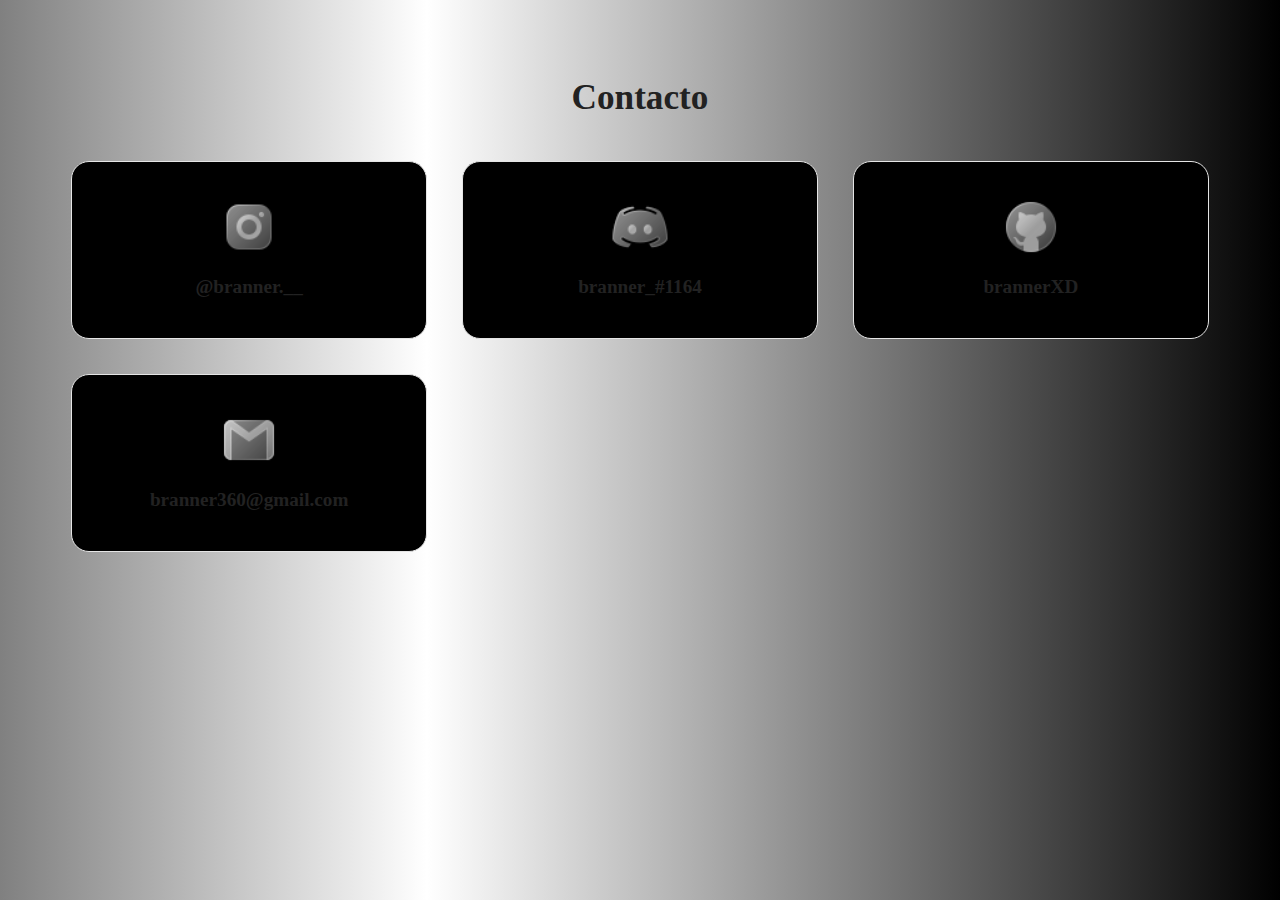
<file: contacto.html>
<!DOCTYPE html>
<html lang="en">
<head>
    <meta charset="UTF-8">
    <meta name="viewport" content="width=device-width, initial-scale=1.0">
    <title>Document</title>
    <link rel="stylesheet" href="contacto.css">
</head>
<body>
<section class="contact">
    <h2>Contacto</h2>

    <div class="contact-box">

        <a href="https://www.instagram.com/branner.__?igsh=MW9pMmRyOGU0Zm4wbA==" class="contact-item" target="_blank">
            <img src="./images_icons/Instagram.png" alt="Instagram">
            <span>@branner.__</span>
        </a>

        <a href="https://discord.com/users/726869060872044617" class="contact-item" target="_blank">
            <img src="./images_icons/discord.png" alt="Discord">
            <span>branner_#1164</span>
        </a>

        <a href="https://github.com/brannerXD" class="contact-item" target="_blank">
            <img src="./images_icons/Github.png" alt="GitHub">
            <span>brannerXD</span>
        </a>

        <a href="mailto:branner360@gmail.com" class="contact-item" target="_blank">
            <img src="./images_icons/gmail.png" alt="Gmail">
            <span>branner360@gmail.com</span>
        </a>

    </div>
</section>



</body>
</html>
</file>
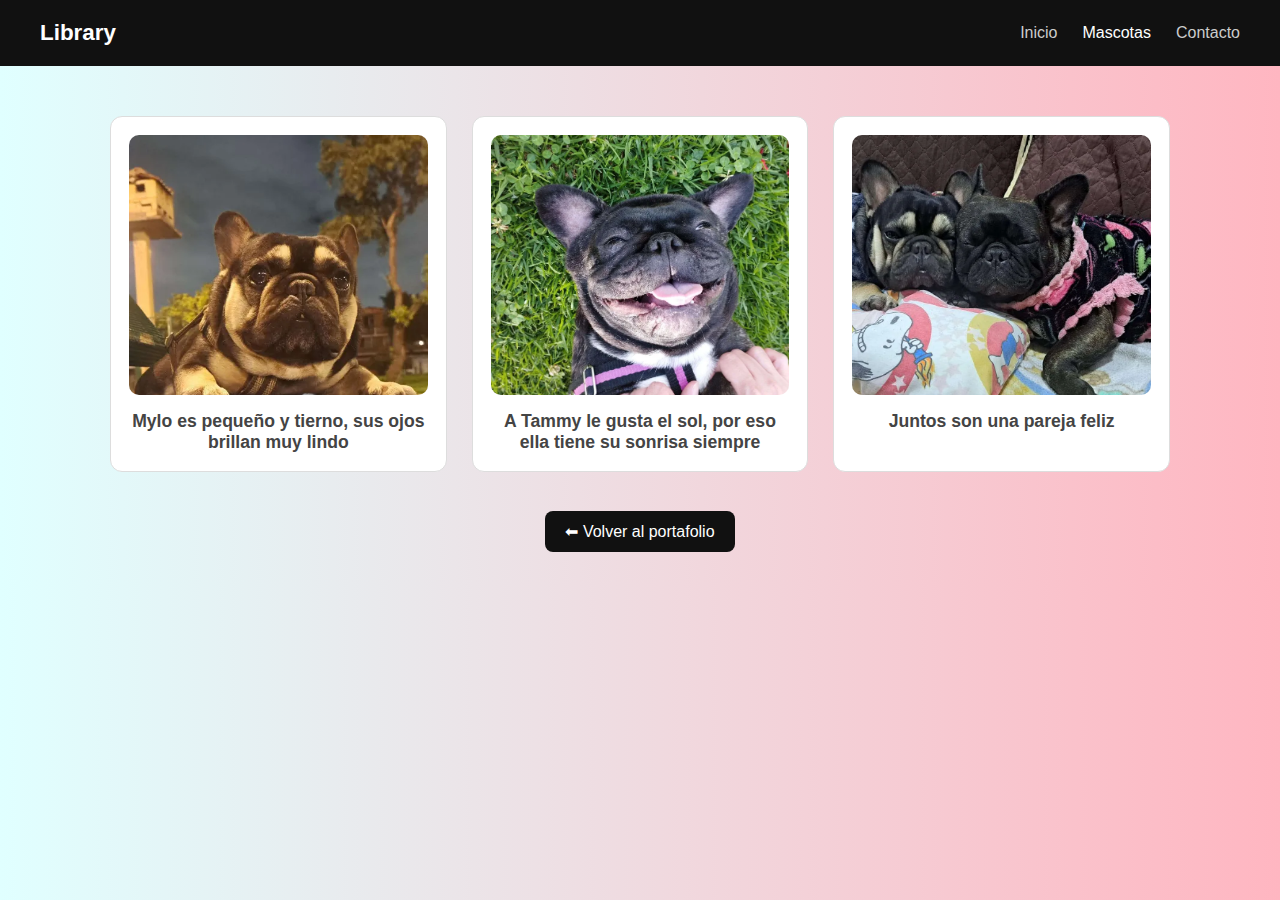
<file: mascotas.html>
<!DOCTYPE html>
<html lang="en">
<head>
    <meta charset="UTF-8">
    <meta name="viewport" content="width=device-width, initial-scale=1.0">
    <title>Mis Mascotas</title>
    <link rel="stylesheet" href="mascotas.css">
</head>
<body>

    <nav class="navbar">

        <div class="logo">Library</div>

        <ul class="nav-links">
            <li><a href="index.html">Inicio</a></li>
            <li><a href="mascotas.html" class="active">Mascotas</a></li>
            <li><a href="#">Contacto</a></li>
        </ul>
    </nav>
    <section class="gallery">
        <div class="cajita">
        <img src="./images/Mylobrillo.webp" alt="Mascota 1">
        <h2>Mylo es pequeño y tierno, sus ojos brillan muy lindo</h2>
        </div>
        <div class="cajita">
        <img src="./images/Tammymongola.webp" alt="Mascota 3">
        <h2>A Tammy le gusta el sol, por eso ella tiene su sonrisa siempre</h2>
        </div>
        <div class="cajita">
        <img src="./images/pareja.webp" alt="Mascota 2">
        <h2>Juntos son una pareja feliz</h2>
        </div>
    </section>

    <div class="back">
        <a href="index.html">⬅ Volver al portafolio</a>
    </div>

</body>
</html>
</file>
<file: contacto.css>
body {
    background: linear-gradient(to left, black, grey, white, grey);
    color: #222;
    line-height: 1.6;
}

.contact {
    width: 90%;
    max-width: 1200px;
    margin: 70px auto;
    text-align: center;
}

.contact h2 {
    font-size: 2.2rem;
    margin-bottom: 35px;
    font-weight: 700;
}

.contact-box {
    display: grid;
    grid-template-columns: repeat(3, 1fr);
    gap: 35px;
}


.contact-item {
    background: black;
    border-radius: 18px;
    padding: 35px 25px;
    border: 1px solid #e5e5e5;

    display: flex;
    flex-direction: column;
    align-items: center;
    gap: 15px;

    text-decoration: none;
    color: #222;

    transition: 0.3s ease;
}

.contact-item:hover {
    transform: translateY(-8px);
    box-shadow: 0 14px 28px rgba(0,0,0,0.12);
}

.contact-item img {
    width: 60px;
    height: 60px;
    opacity: 0.9;
    transition: 0.25s ease;
}

.contact-item:hover img {
    opacity: 1;
}

.contact-item span {
    font-size: 1.2rem;
    font-weight: 600;
}

@media (max-width: 900px) {
    .contact-box {
        grid-template-columns: repeat(2, 1fr);
    }

    .contact-item {
        padding: 28px 22px;
    }
}

@media (max-width: 600px) {
    .contact-box {
        grid-template-columns: 1fr;
    }

    .contact-item {
        padding: 24px 20px;
    }

    .contact-item img {
        width: 50px;
        height: 50px;
    }
}
</file>
<file: mascotas.css>
* {
    margin: 0;
    padding: 0;
    box-sizing: border-box;
    font-family: "Inter", Arial, sans-serif;
}

body {
    background: linear-gradient(to left, lightpink, lightcyan);
    color: #222;
}

.navbar {
    width: 100%;
    padding: 20px 40px;
    background: #111;
    color: #fff;

    display: flex;
    justify-content: space-between;
    align-items: center;
}

.logo {
    font-size: 1.4rem;
    font-weight: 700;
}

.nav-links {
    list-style: none;
    display: flex;
    gap: 25px;
}

.nav-links a {
    text-decoration: none;
    color: #ccc;
    font-size: 1rem;
    transition: 0.3s;
}

.nav-links a:hover,
.nav-links .active {
    color: #fff;
}

.gallery {
    max-width: 1100px;
    margin: 50px auto;
    padding: 0 20px;

    display: grid;
    grid-template-columns: repeat(auto-fit, minmax(260px, 1fr));
    gap: 25px;
}

.cajita {
    background: #fff;
    padding: 18px;
    border-radius: 12px;
    border: 1px solid #ddd;
    text-align: center;

    transition: 0.25s ease;
}

.cajita:hover {
    transform: translateY(-6px);
    box-shadow: 0 6px 16px rgba(0, 0, 0, 0.08);
}

.cajita img {
    width: 100%;
    height: 260px;
    object-fit: cover;
    border-radius: 10px;
    margin-bottom: 12px;
}

.cajita h2 {
    font-size: 1.1rem;
    color: #444;
}

.back {
    text-align: center;
    margin: 40px 0;
}

.back a {
    text-decoration: none;
    padding: 12px 20px;
    background: #111;
    color: #fff;
    border-radius: 8px;
    font-size: 1rem;
    transition: 0.3s;
}

.back a:hover {
    background: #333;
}

@media (max-width: 600px) {
    .navbar {
        flex-direction: column;
        gap: 10px;
        text-align: center;
    }

    .nav-links {
        flex-direction: column;
        gap: 8px;
    }

    .cajita img {
        height: 220px;
    }
}
</file>
